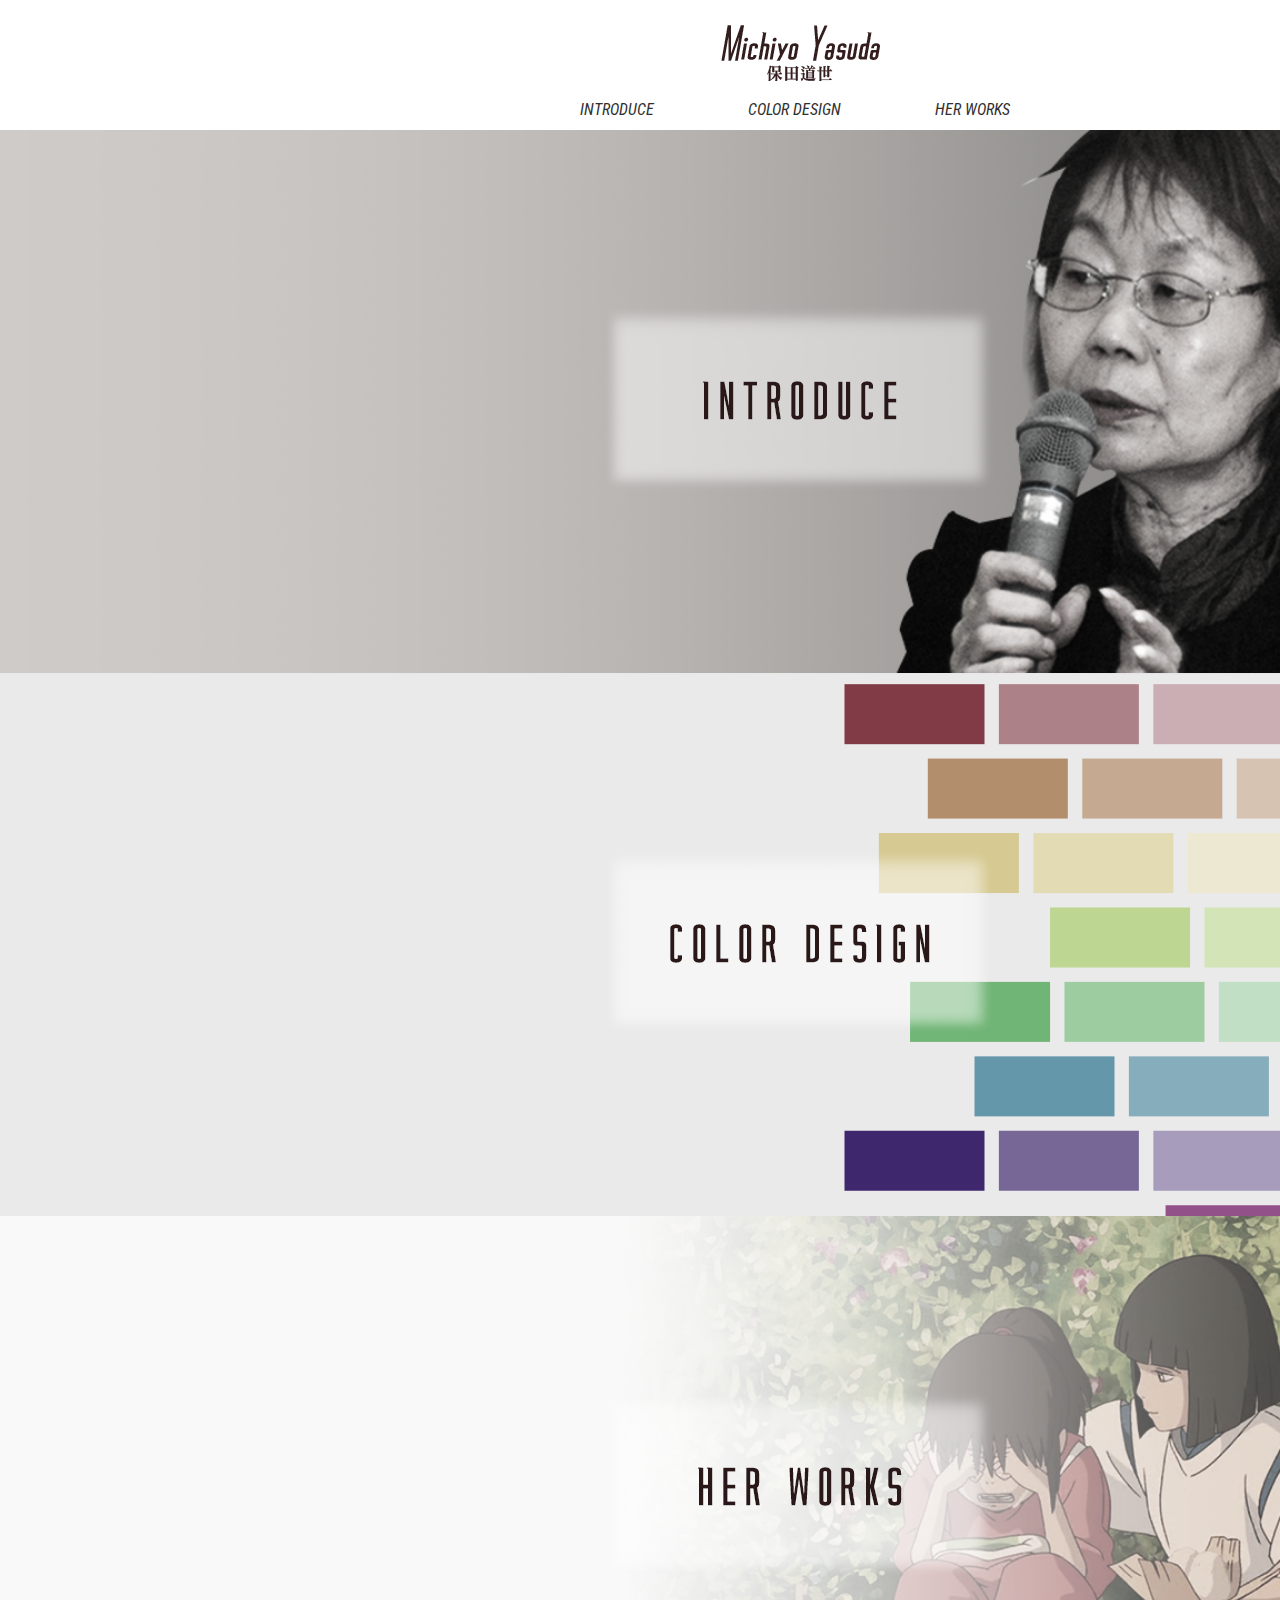
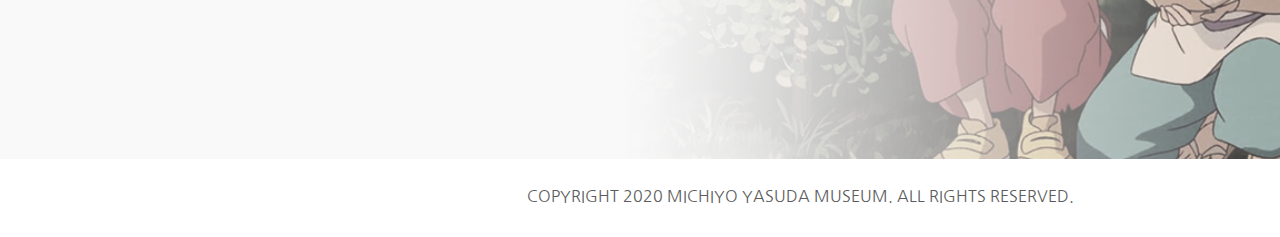
<file: index.html>
<!DOCTYPE html>
<html lang="ko" dir="ltr">
  <head>
    <meta charset="utf-8">
    <title>Michiyo Yasuda</title>
    <link rel="stylesheet" href="css/master.css">
    <link href="https://fonts.googleapis.com/css2?family=Nanum+Gothic:wght@400;700;800&display=swap" rel="stylesheet">
    <link href="https://fonts.googleapis.com/css2?family=Roboto+Condensed:ital,wght@0,300;0,400;0,700;1,300;1,400;1,700&display=swap" rel="stylesheet">

  </head>
  <body>
    <div id="wrap">
    <!---로고가 위치합니다.--->
    <header class="logo_form">
      <div class="logotext_form">
        <a href="index.html"><img src="img/logo.png" alt="logo"></a>
      </div>
    </header>
    <!---네비게이션이 위치합니다.--->
    <nav class="menu_form">
      <ul>
        <li class="menutext_form"><a href="p01.html">INTRODUCE</a></li>
        <li class="menutext_form"><a href="p02.html">COLOR DESIGN</a></li>
        <li class="menutext_form"><a href="p03.html">HER WORKS</a></li>
      </ul>
    </nav>
    <!---콘텐츠가 위치합니다.--->
    <section>
      <div id="pr" class="p1"><div class="posi"><a href="p01.html"><img src="img/p1_2.png"></a></div></div>
      <div id="pr" class="p2"><div class="posi"><a href="p02.html"><img src="img/p2_2.png"></a></div></div>
      <div id="pr" class="p3"><div class="posi"><a href="p03.html"><img src="img/p3_2.png"></a></div></div>
    </section>
    <!---푸터 정보가 위치합니다.--->
    <footer class="footer_form">
      <div class="footertext_form">
      Copyright 2020 Michiyo Yasuda Museum. All Rights Reserved.
      </div>
    </footer>
  </div>
  </body>
</html>
</file>
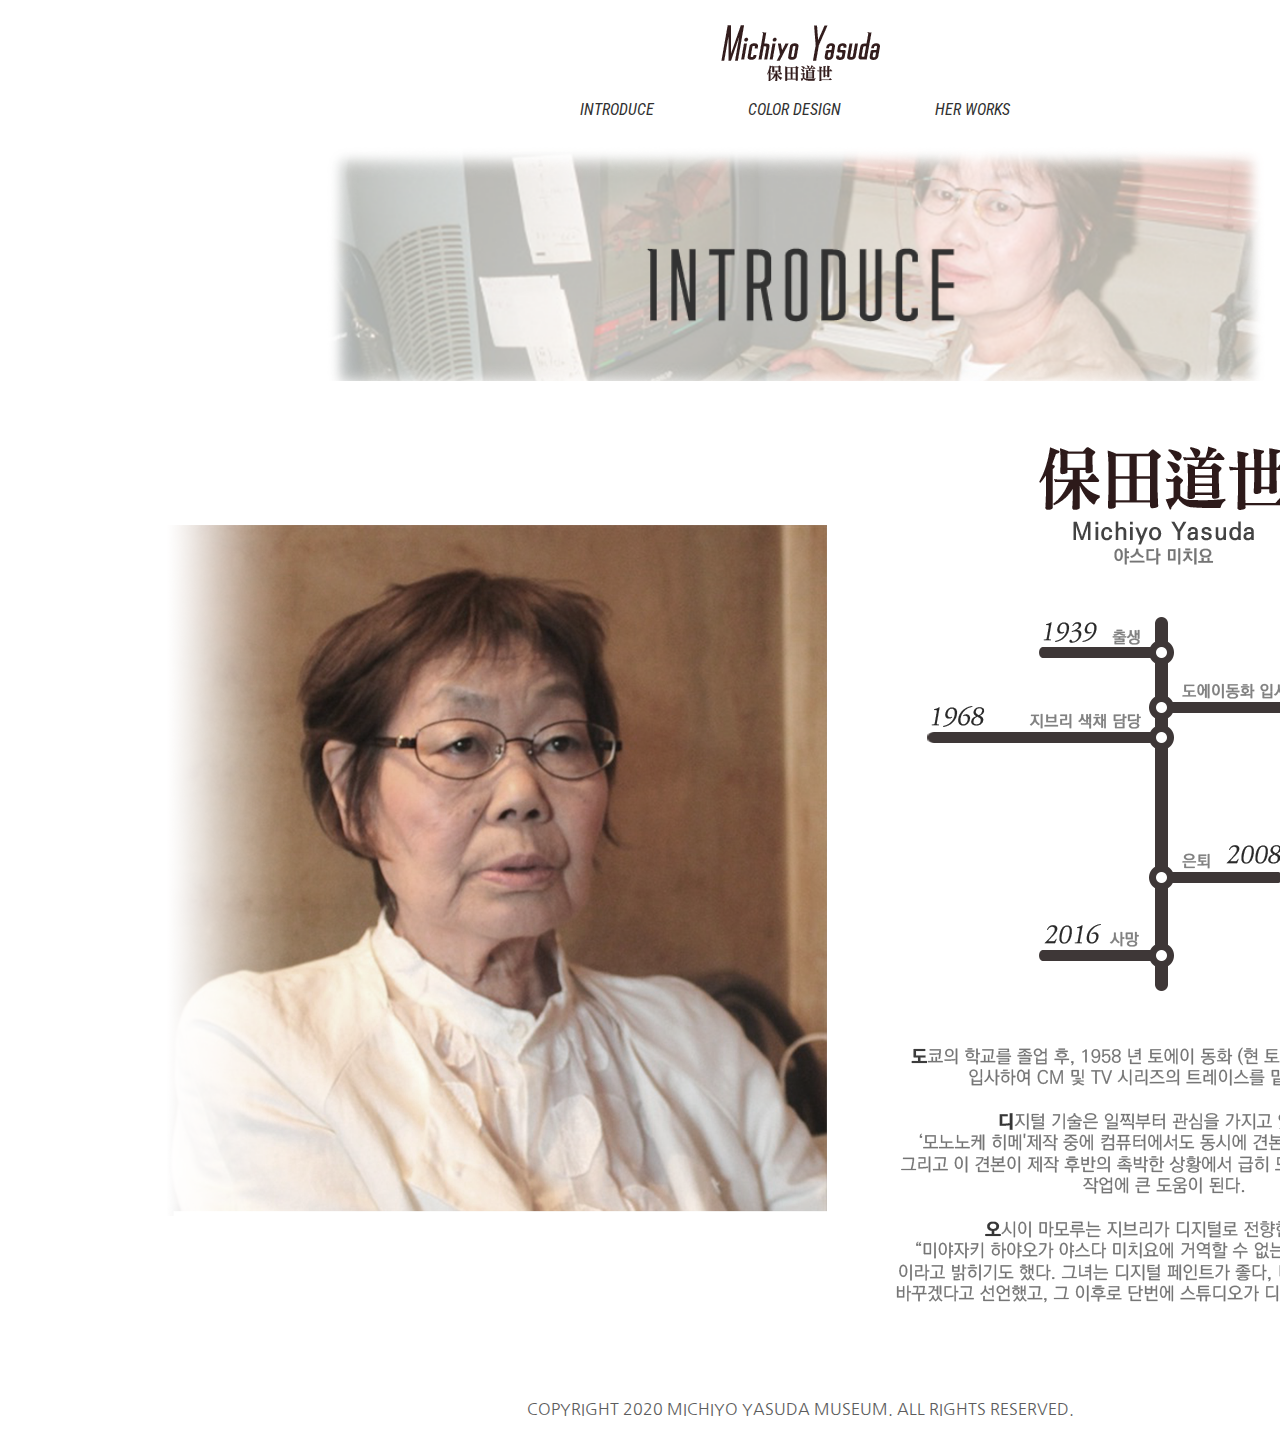
<file: p01.html>
<!DOCTYPE html>
<html lang="ko" dir="ltr">
<head>
  <meta charset="utf-8">
  <title>Michiyo Yasuda</title>
  <link rel="stylesheet" href="css/master.css">
  <link href="https://fonts.googleapis.com/css2?family=Nanum+Gothic:wght@400;700;800&display=swap" rel="stylesheet">
  <link href="https://fonts.googleapis.com/css2?family=Roboto+Condensed:ital,wght@0,300;0,400;0,700;1,300;1,400;1,700&display=swap" rel="stylesheet">

</head>
<body>
  <div id="wrap">
  <!---로고가 위치합니다.--->
  <header class="logo_form">
    <div class="logotext_form">
      <a href="index.html"><img src="img/logo.png" alt="logo"></a>
    </div>
  </header>
  <!---네비게이션이 위치합니다.--->
  <nav class="menu_form">
    <ul>
      <li class="menutext_form"><a href="p01.html">INTRODUCE</a></li>
      <li class="menutext_form"><a href="p02.html">COLOR DESIGN</a></li>
      <li class="menutext_form"><a href="p03.html">HER WORKS</a></li>
    </ul>
  </nav>
    <!---콘텐츠가 위치합니다.--->
    <section>
      <div class="p01_1"></div>
      <div class="p01_2"><img src="img/p01_2.png"></div>
    </section>
    <!---푸터 정보가 위치합니다.--->
    <footer class="footer_form">
      <div class="footertext_form">
      Copyright 2020 Michiyo Yasuda Museum. All Rights Reserved.
      </div>
    </footer>
  </div>
  </body>
</html>
</file>
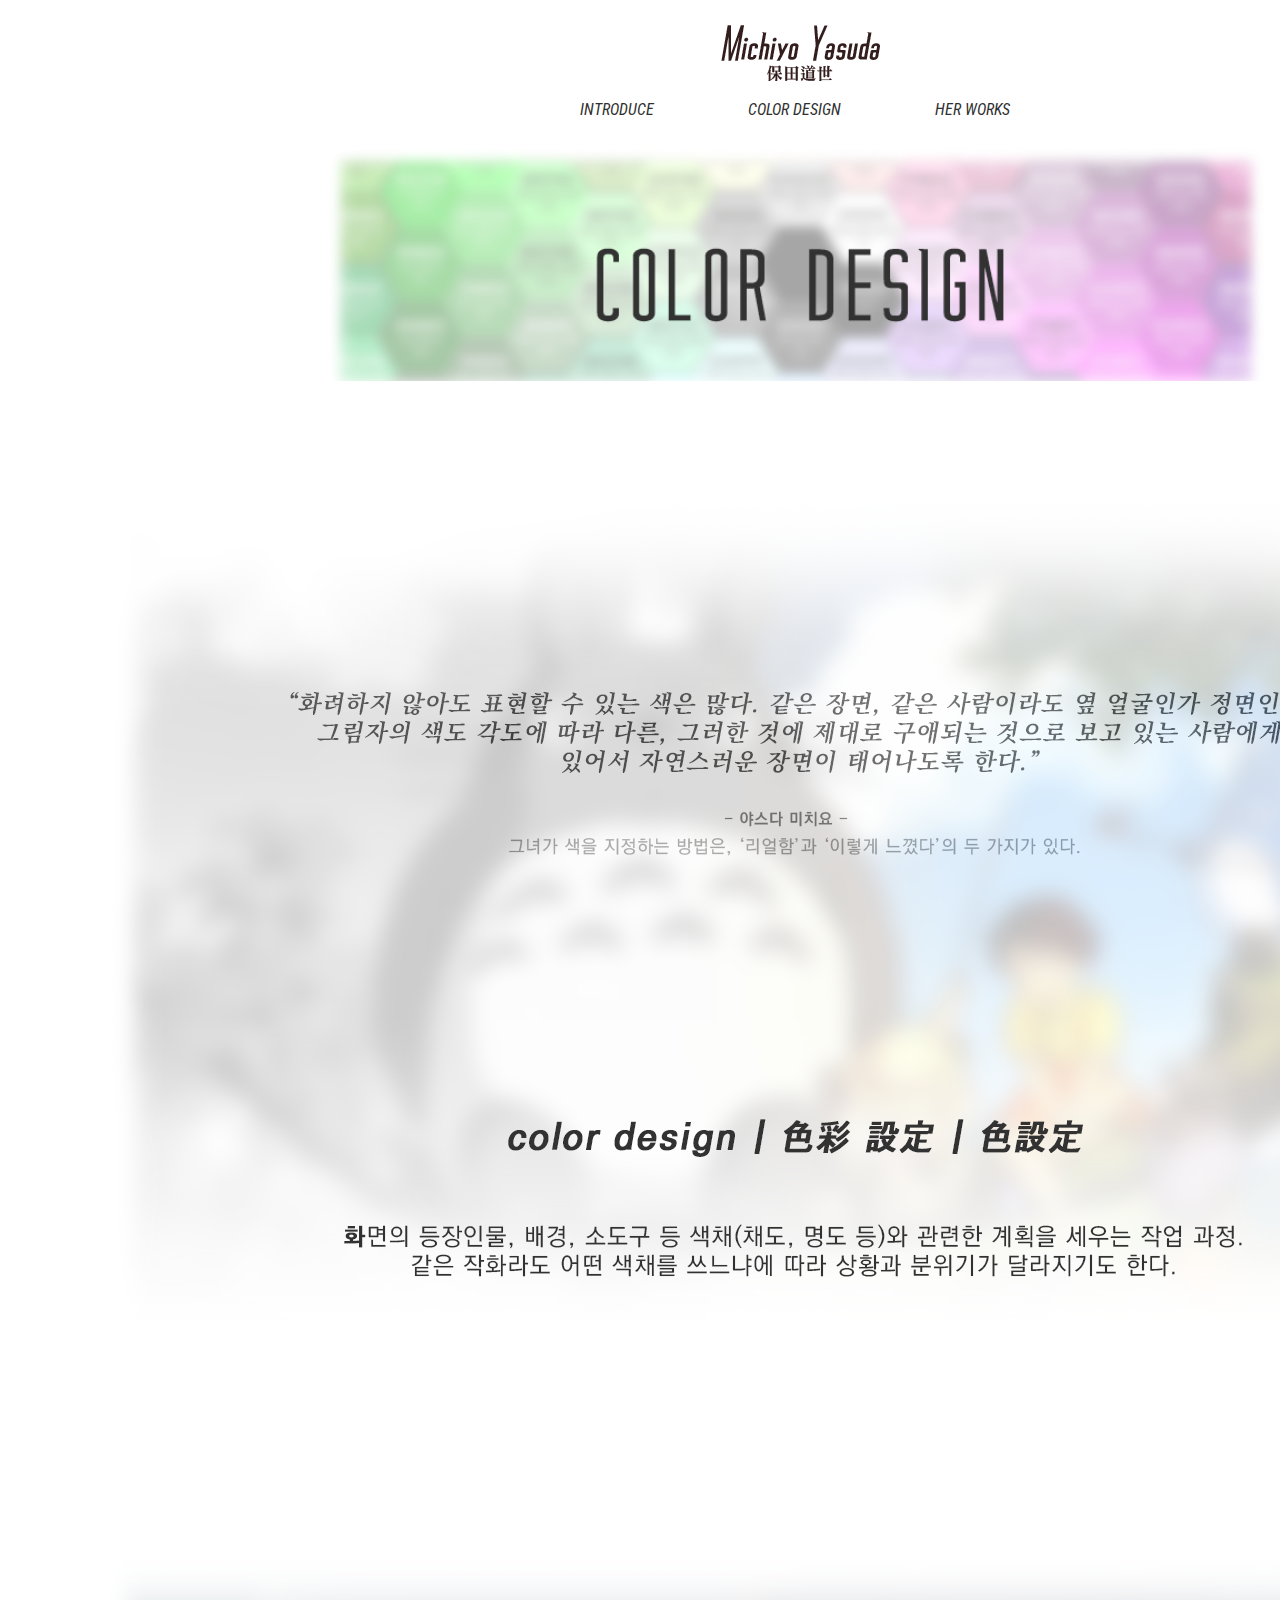
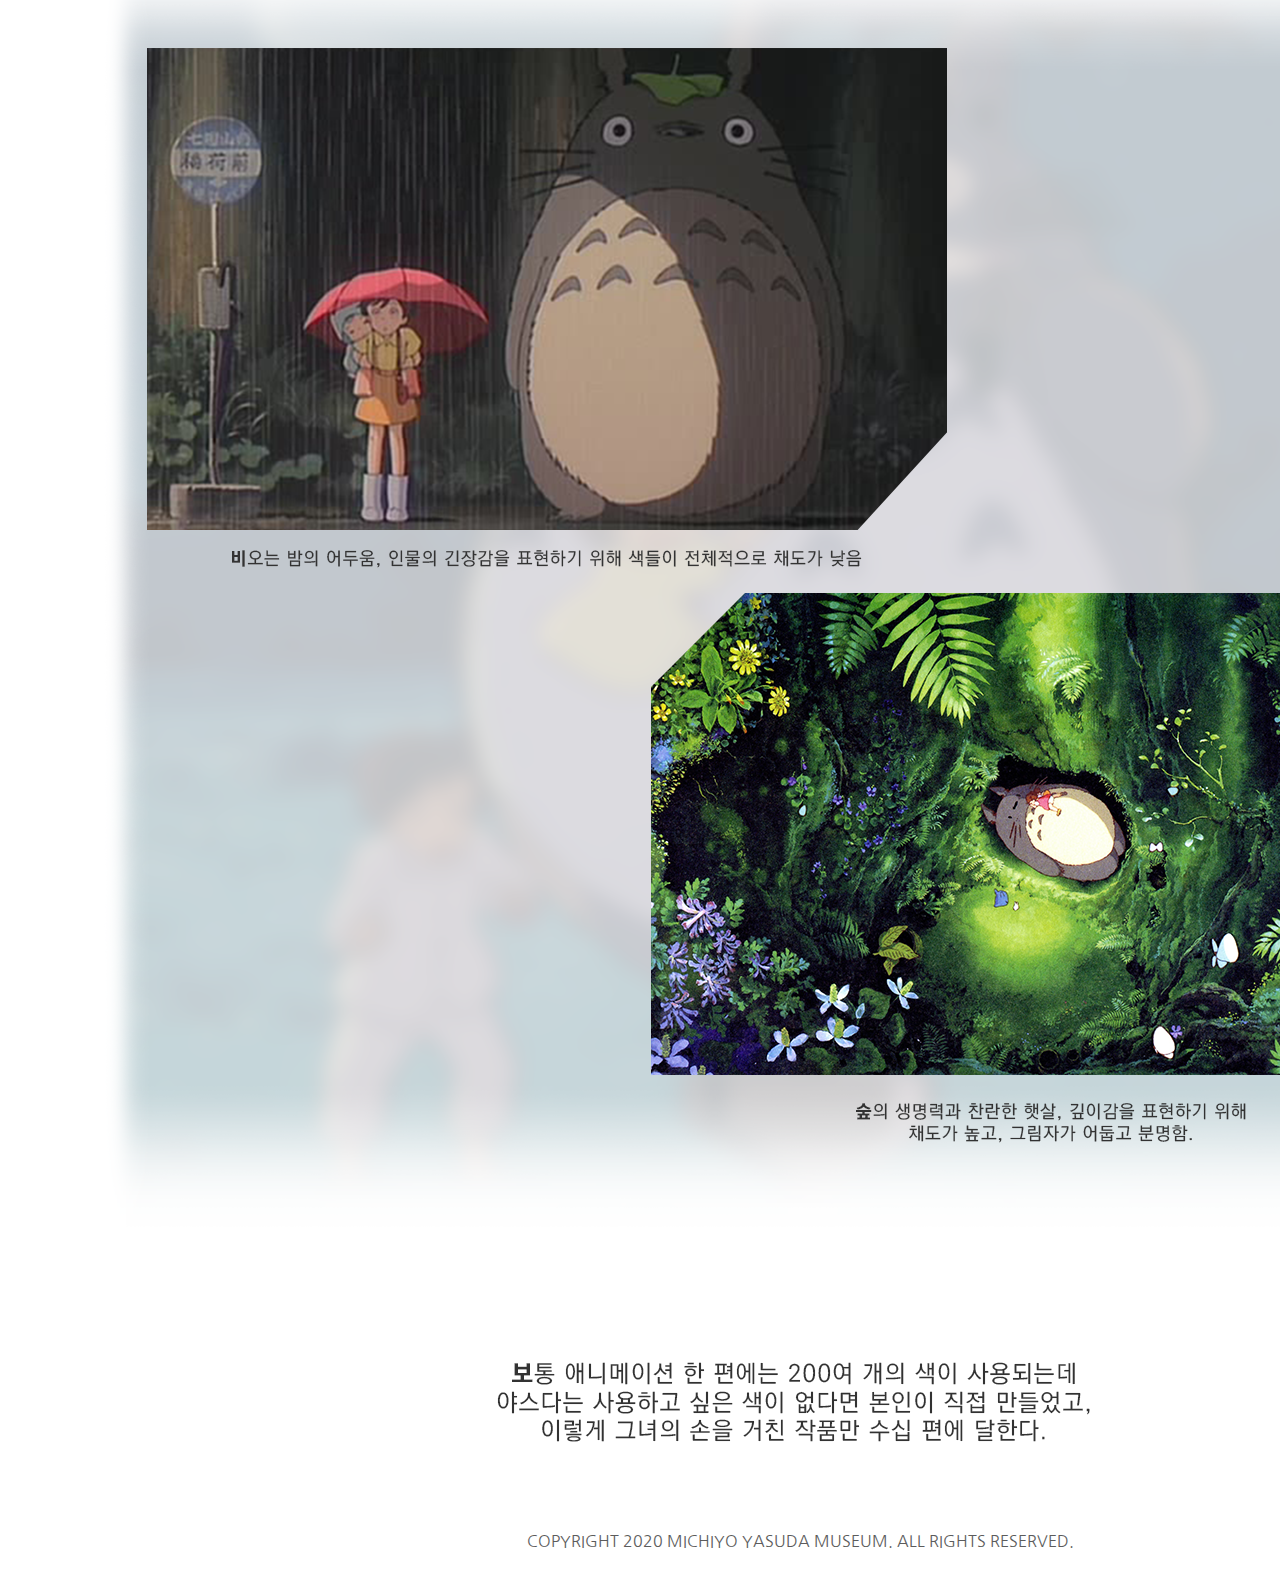
<file: p02.html>
<!DOCTYPE html>
<html lang="ko" dir="ltr">
<head>
  <meta charset="utf-8">
  <title>Michiyo Yasuda</title>
  <link rel="stylesheet" href="css/master.css">
  <link href="https://fonts.googleapis.com/css2?family=Nanum+Gothic:wght@400;700;800&display=swap" rel="stylesheet">
  <link href="https://fonts.googleapis.com/css2?family=Roboto+Condensed:ital,wght@0,300;0,400;0,700;1,300;1,400;1,700&display=swap" rel="stylesheet">

</head>
<body>
  <div id="wrap">
  <!---로고가 위치합니다.--->
  <header class="logo_form">
    <div class="logotext_form">
      <a href="index.html"><img src="img/logo.png" alt="logo"></a>
    </div>
  </header>
  <!---네비게이션이 위치합니다.--->
  <nav class="menu_form">
    <ul>
      <li class="menutext_form"><a href="p01.html">INTRODUCE</a></li>
      <li class="menutext_form"><a href="p02.html">COLOR DESIGN</a></li>
      <li class="menutext_form"><a href="p03.html">HER WORKS</a></li>
    </ul>
  </nav>
    <!---콘텐츠가 위치합니다.--->
    <section>
      <div class="p02_1"></div>
      <div class="p02_2"><img src="img/p02_2.png"></div>
    </section>
    <!---푸터 정보가 위치합니다.--->
    <footer class="footer_form">
      <div class="footertext_form">
      Copyright 2020 Michiyo Yasuda Museum. All Rights Reserved.
      </div>
    </footer>
  </div>
  </body>
</html>
</file>
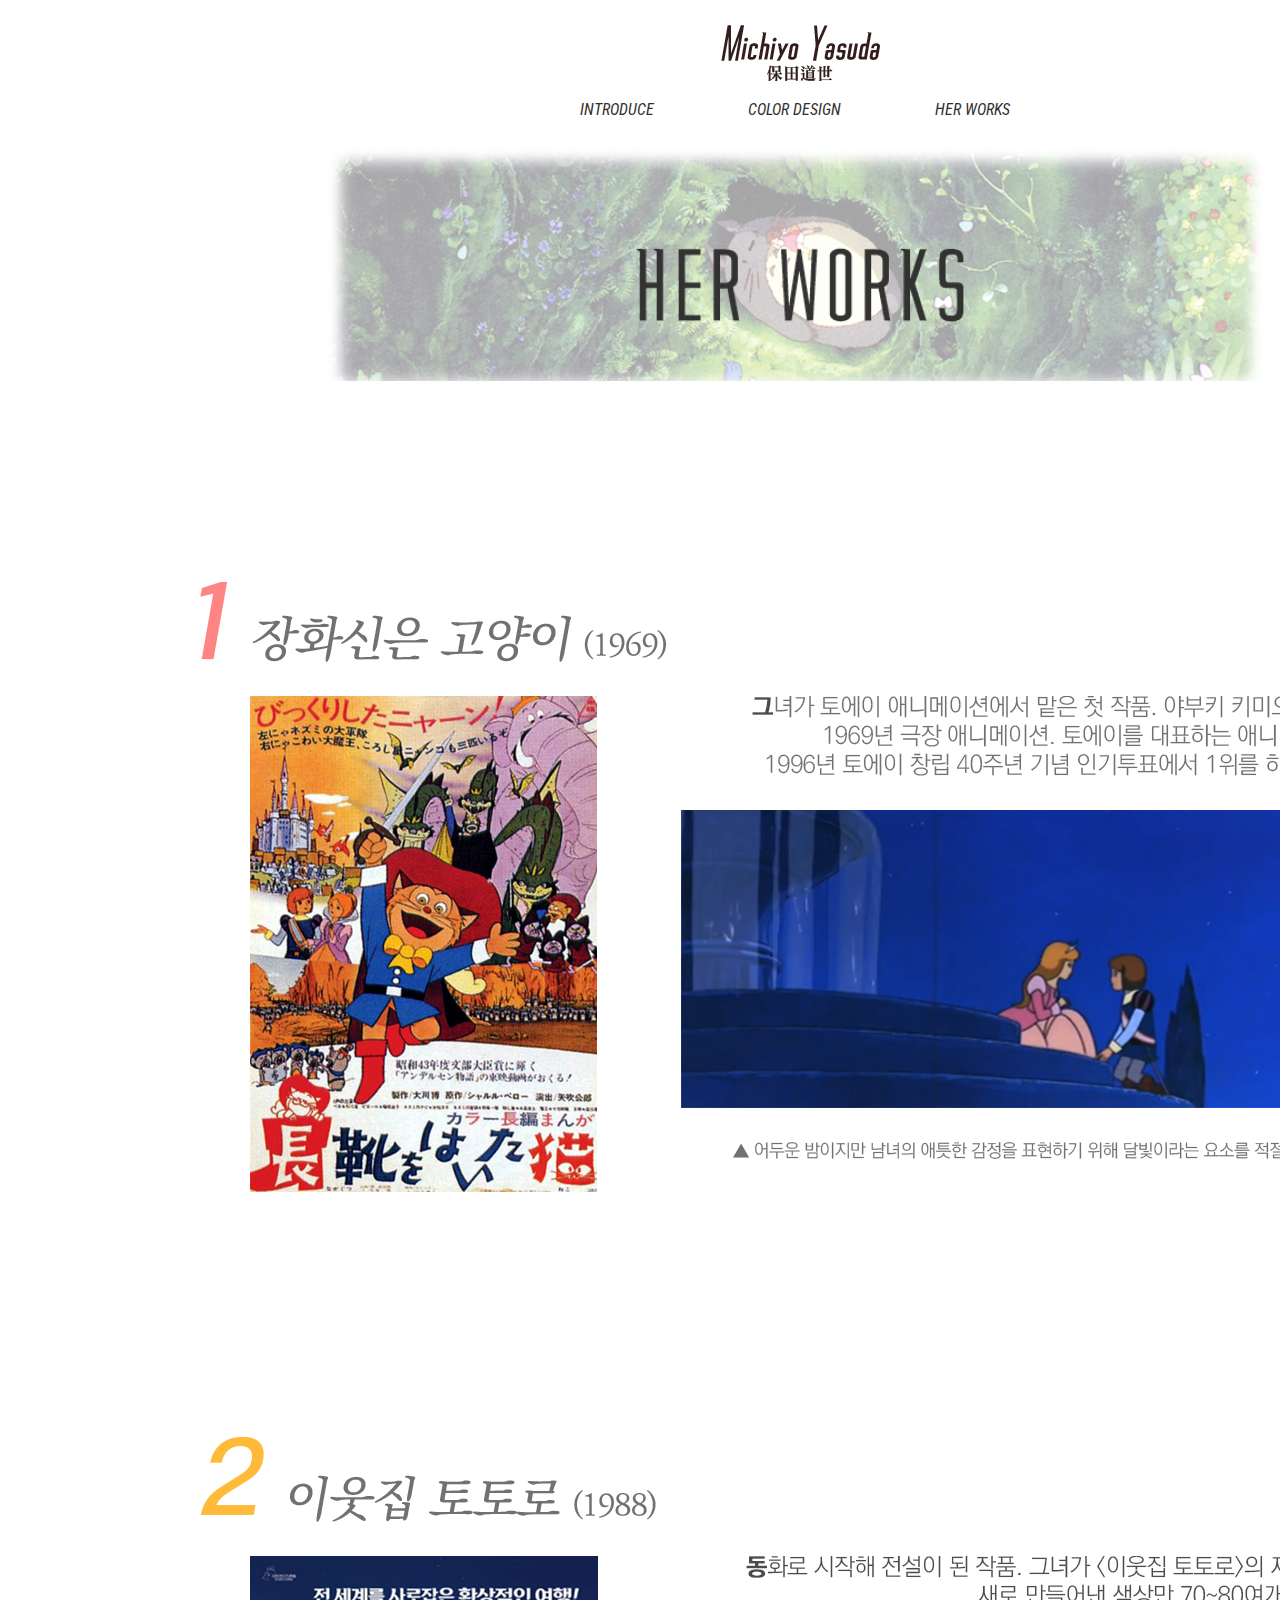
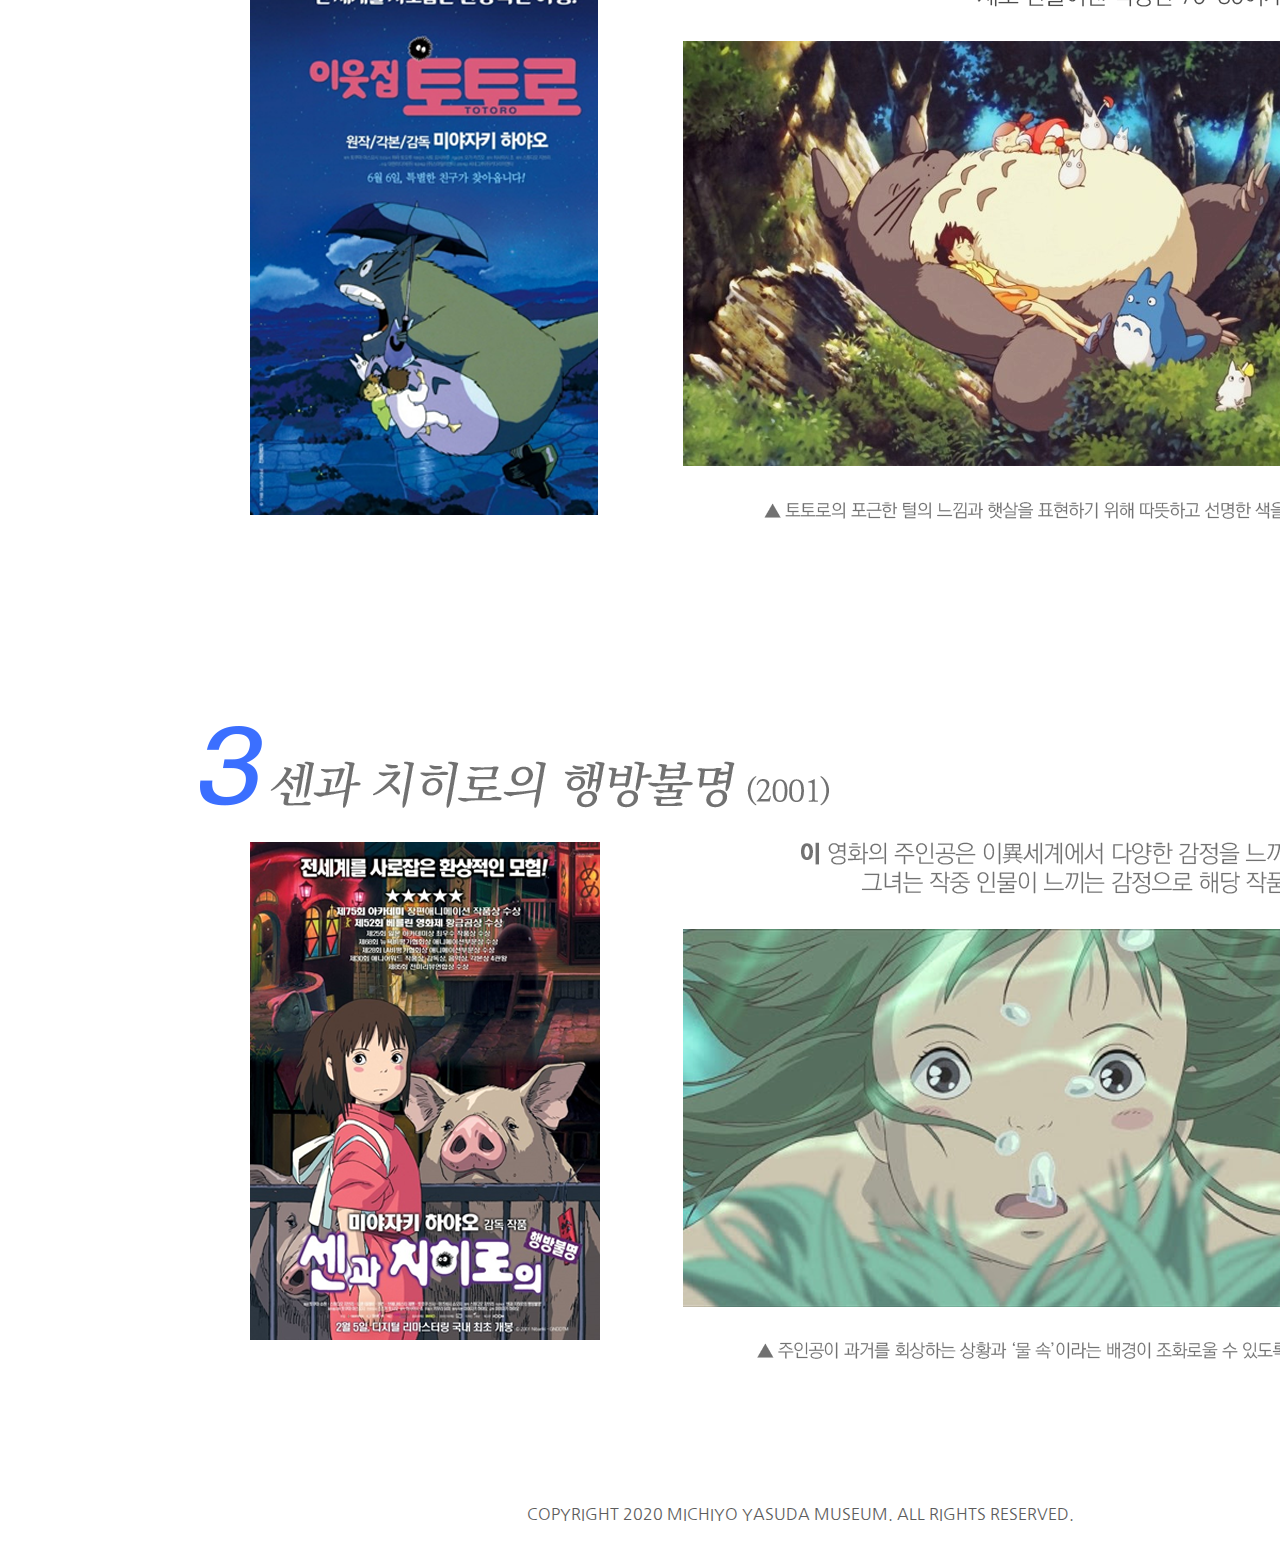
<file: p03.html>
<!DOCTYPE html>
<html lang="ko" dir="ltr">
<head>
  <meta charset="utf-8">
  <title>Michiyo Yasuda</title>
  <link rel="stylesheet" href="css/master.css">
  <link href="https://fonts.googleapis.com/css2?family=Nanum+Gothic:wght@400;700;800&display=swap" rel="stylesheet">
  <link href="https://fonts.googleapis.com/css2?family=Roboto+Condensed:ital,wght@0,300;0,400;0,700;1,300;1,400;1,700&display=swap" rel="stylesheet">

</head>
<body>
  <div id="wrap">
  <!---로고가 위치합니다.--->
  <header class="logo_form">
    <div class="logotext_form">
      <a href="index.html"><img src="img/logo.png" alt="logo"></a>
    </div>
  </header>
  <!---네비게이션이 위치합니다.--->
  <nav class="menu_form">
    <ul>
      <li class="menutext_form"><a href="p01.html">INTRODUCE</a></li>
      <li class="menutext_form"><a href="p02.html">COLOR DESIGN</a></li>
      <li class="menutext_form"><a href="p03.html">HER WORKS</a></li>
    </ul>
  </nav>
    <!---콘텐츠가 위치합니다.--->
    <section id="subpage">
      <div class="p03_1"></div>

      <div class="box1"><img src="img/p03_div1.png" alt="box1"></div>
      <div class="box1_1"><a href="#" class="roll1"><img src="img/p03_div1_1.png"><img src="img/p03_div1_1_1.png" class="over1"></a></div>
      <div class="box1_2"><img src="img/p03_div1_2.png" alt="box1_2"></div>
      <div class="box1_3"><img src="img/p03_div1_3.png" alt="box1_3"></div>
      <div class="box1_4"><img src="img/p03_div1_4.png" alt="box1_4"></div>

      <div class="box2"><img src="img/p03_div2.png" alt="box2"></div>
      <div class="box2_1"><a href="#" class="roll2"><img src="img/p03_div2_1.png"><img src="img/p03_div2_1_1.png" class="over2"></a></div>
      <div class="box2_2"><img src="img/p03_div2_2.png" alt="box2_2"></div>
      <div class="box2_3"><img src="img/p03_div2_3.png" alt="box2_3"></div>
      <div class="box2_4"><img src="img/p03_div2_4.png" alt="box2_4"></div>

      <div class="box3"><img src="img/p03_div3.png" alt="box3"></div>
      <div class="box3_1"><a href="#" class="roll3"><img src="img/p03_div3_1.png"><img src="img/p03_div3_1_1.png" class="over3"></a></div>
      <div class="box3_2"><img src="img/p03_div3_2.png" alt="box3_2"></div>
      <div class="box3_3"><img src="img/p03_div3_3.png" alt="box3_3"></div>
      <div class="box3_4"><img src="img/p03_div3_4.png" alt="box3_4"></div>

    </section>
    <!---푸터 정보가 위치합니다.--->
    <footer class="footer_form">
      <div class="footertext_form">
      Copyright 2020 Michiyo Yasuda Museum. All Rights Reserved.
      </div>
    </footer>
  </div>
  </body>
</html>
</file>
<file: css/master.css>
*{margin: 0;}
html, body {width: 100%;}

.logo_form{height: 100px;background-color: #ffffff;text-align: center;}
.logotext_form{position: relative;top: 25px;}

#wrap {width:1600px; margin:0 auto;}
#subpage {height:2947px;}

.logotext_form a:link{text-decoration: none;color: white;}
.logotext_form a:visited{color: white;}
.logotext_form a:active{color: white;}
.logotext_form a:hover{color: white;}

.menu_form{height: 30px;background-color: #ffffff;text-align: center;}
.menutext_form{display: inline-block;margin: 0px 70px 70px 20px; font-size: 1.1em;font-family: 'Roboto Condensed', sans-serif;font-size: 1em;font-weight: 400;font-style: italic;}

.menutext_form a:link{text-decoration: none;color: #303030;}
.menutext_form a:visited{text-decoration: none;color: #303030;}
.menutext_form a:active{text-decoration: none;color: #303030;}
.menutext_form a:hover{text-decoration: none;color: #e23434;}

#pr{height: 543px;width: 100%;background-size: cover;}

.p1{background-image: url(../img/p1_1.png);}
.p2{background-image: url(../img/p2_1.png);}
.p3{background-image: url(../img/p3_1.png);}

.posi{text-align: center;position: relative; top:50%; transform: translateY(-50%);}
.posi :hover{transform: scale(1.1);transition: 1s;}

.footer_form{height: 78px;background-color: #ffffff;}
.footertext_form{color: #5c5c5c;font-family: 'Nanum Gothic', sans-serif;font-size: 1em;font-weight: 100;text-align: center;position: relative;top:35%;text-transform: uppercase;}

.p01_1{background-image: url(../img/p01_1.png);height: 251px;background-size: cover;}
.p01_2{text-align: center;}

.p02_1{background-image: url(../img/p02_1.png);height: 251px;background-size: cover;}
.p02_2{text-align: center;background-size: cover;}

.p03_1{background-image: url(../img/p03_1.png);height: 251px;background-size: cover;}
.p03_2{text-align: center;background-size: cover;}

.box1 {margin-left: 200px;margin-top:200px;}
.box1_1 {float: left;margin-left: 250px;margin-top:30px;}
  a.roll1 img{display: inline;}
  a.roll1 img.over1{display: none;}
  a.roll1:hover img{display: none;}
  a.roll1:hover img.over1{display: inline;}
.box1_2 {float: right;margin-right: 220px;margin-top:30px;}
.box1_3 {float: right;margin-right: 220px;margin-top:30px;}
  .box1_3 :hover{transform: scale(1.1);transition: 0.8s;}
.box1_4 {float: right;margin-right: 200px;margin-top:30px;}

.box2 {margin-left: 200px;margin-top:770px;}
.box2_1 {float: left;margin-left: 250px;margin-top:30px;}
  a.roll2 img{display: inline;}
  a.roll2 img.over2{display: none;}
  a.roll2:hover img{display: none;}
  a.roll2:hover img.over2{display: inline;}
.box2_2 {float: right;margin-right: 220px;margin-top:30px;}
.box2_3 {float: right;margin-right: 220px;margin-top:30px;}
  .box2_3 :hover{transform: scale(1.1);transition: 0.8s;}
.box2_4 {float: right;margin-right: 200px;margin-top:30px;}

.box3 {margin-left: 200px;margin-top:800px;}
.box3_1 {float: left;margin-left: 250px;margin-top:30px;}
  a.roll3 img{display: inline;}
  a.roll3 img.over3{display: none;}
  a.roll3:hover img{display: none;}
  a.roll3:hover img.over3{display: inline;}
.box3_2 {float: right;margin-right: 220px;margin-top:30px;}
.box3_3 {float: right;margin-right: 220px;margin-top:30px;}
  .box3_3 :hover{transform: scale(1.1);transition: 0.8s;}
.box3_4 {float: right;margin-right: 200px;margin-top:30px;}
</file>
